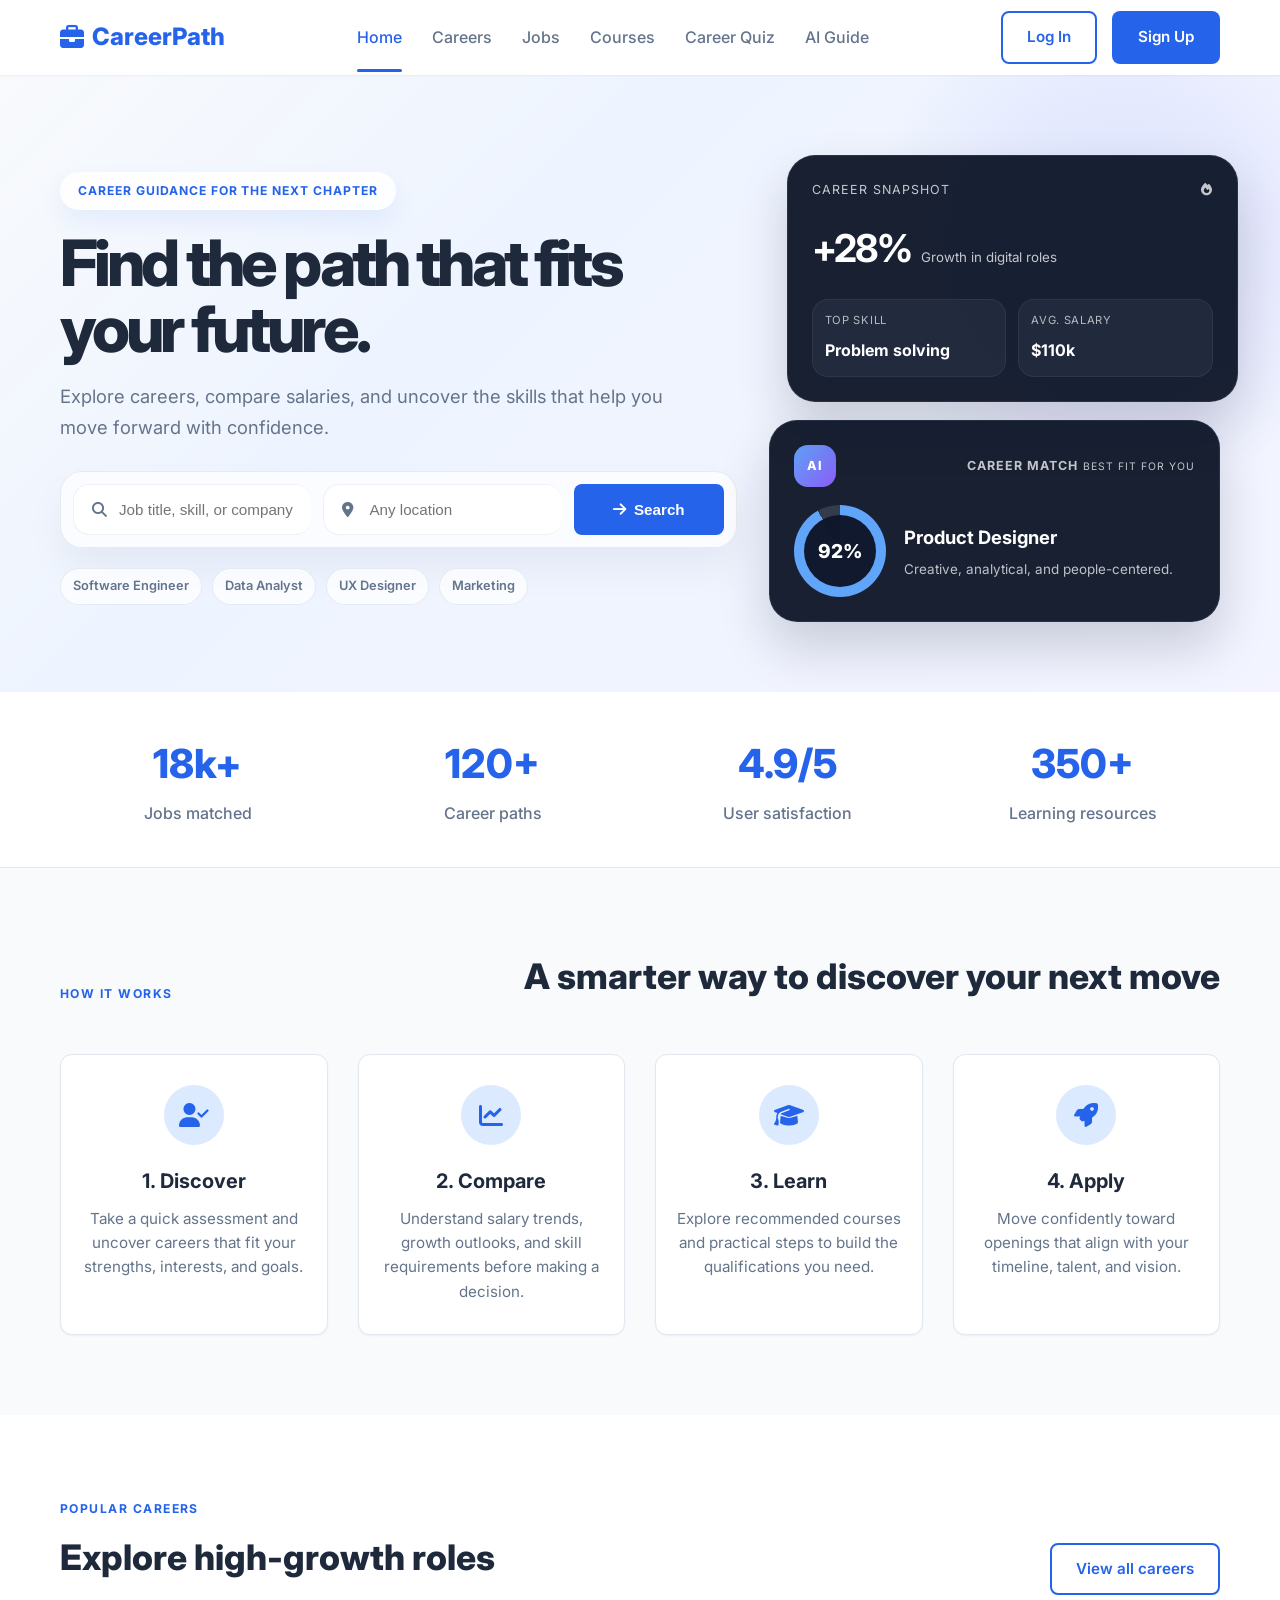
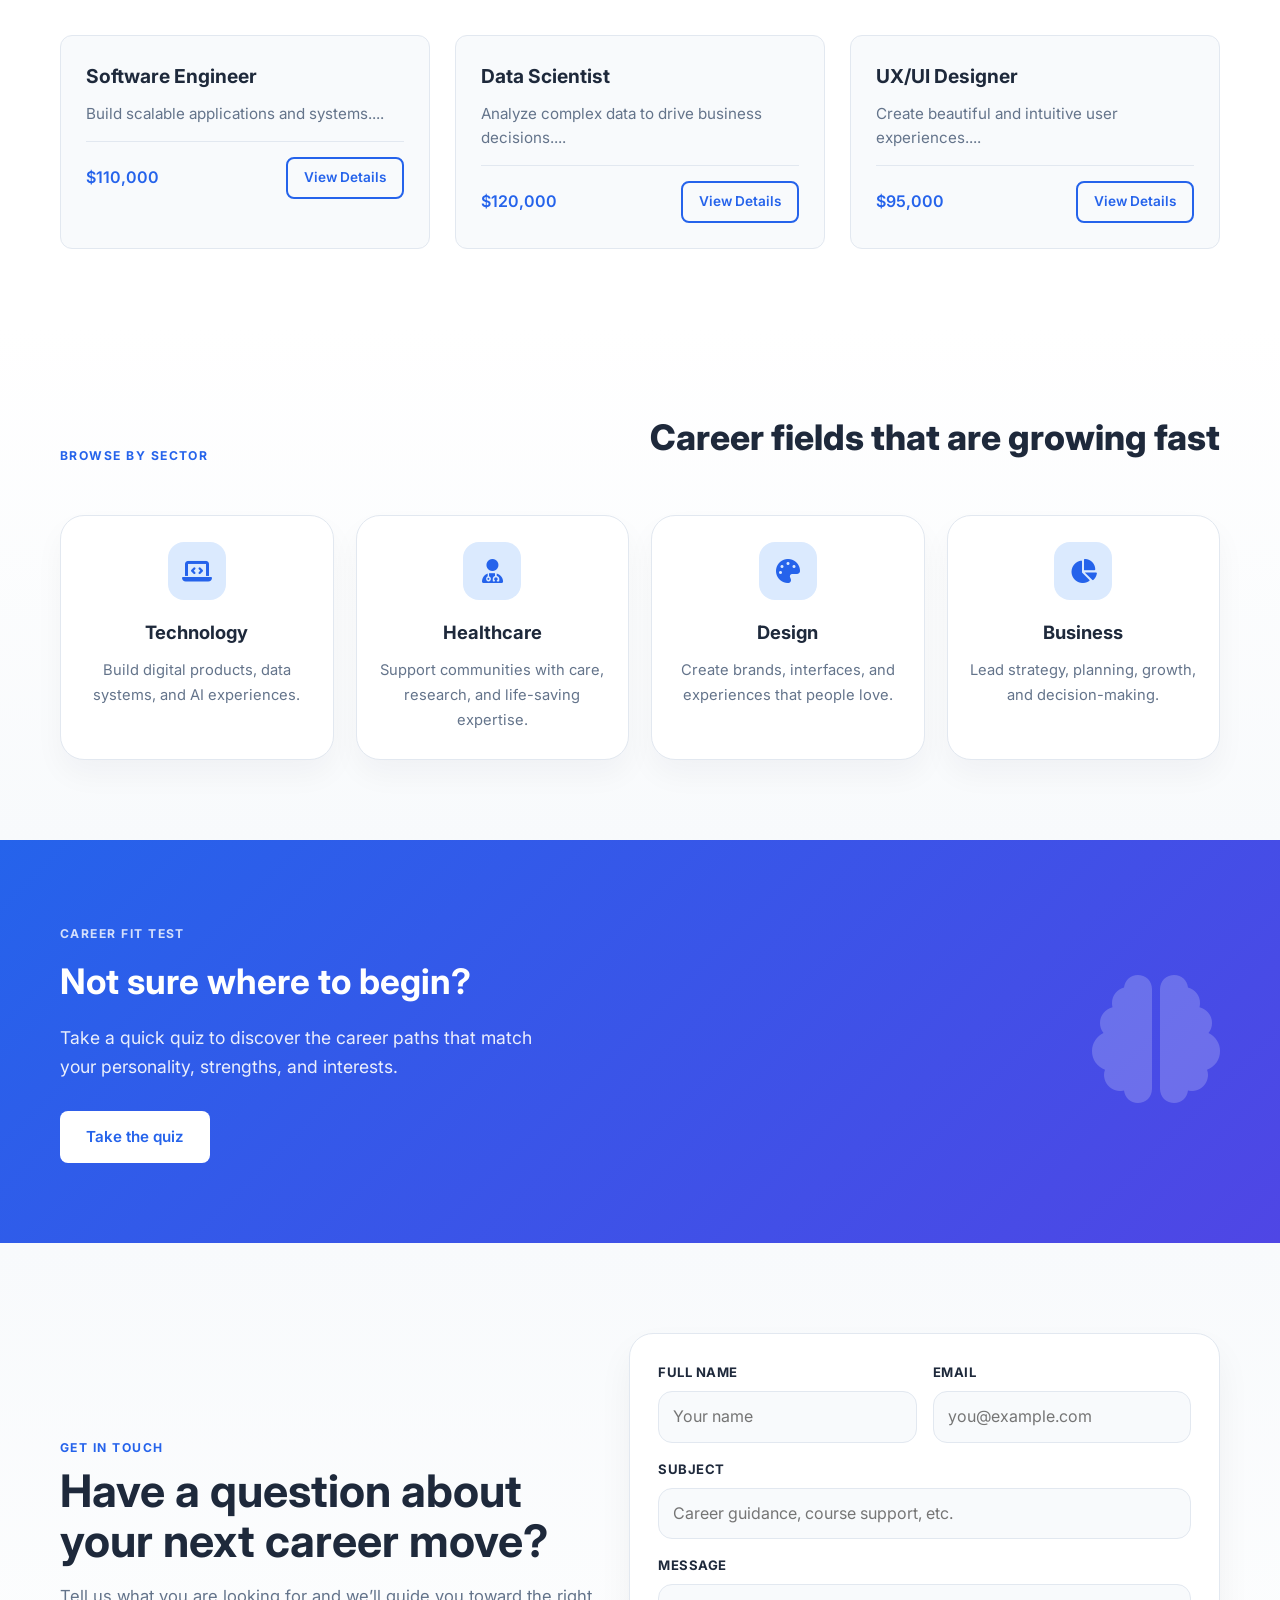
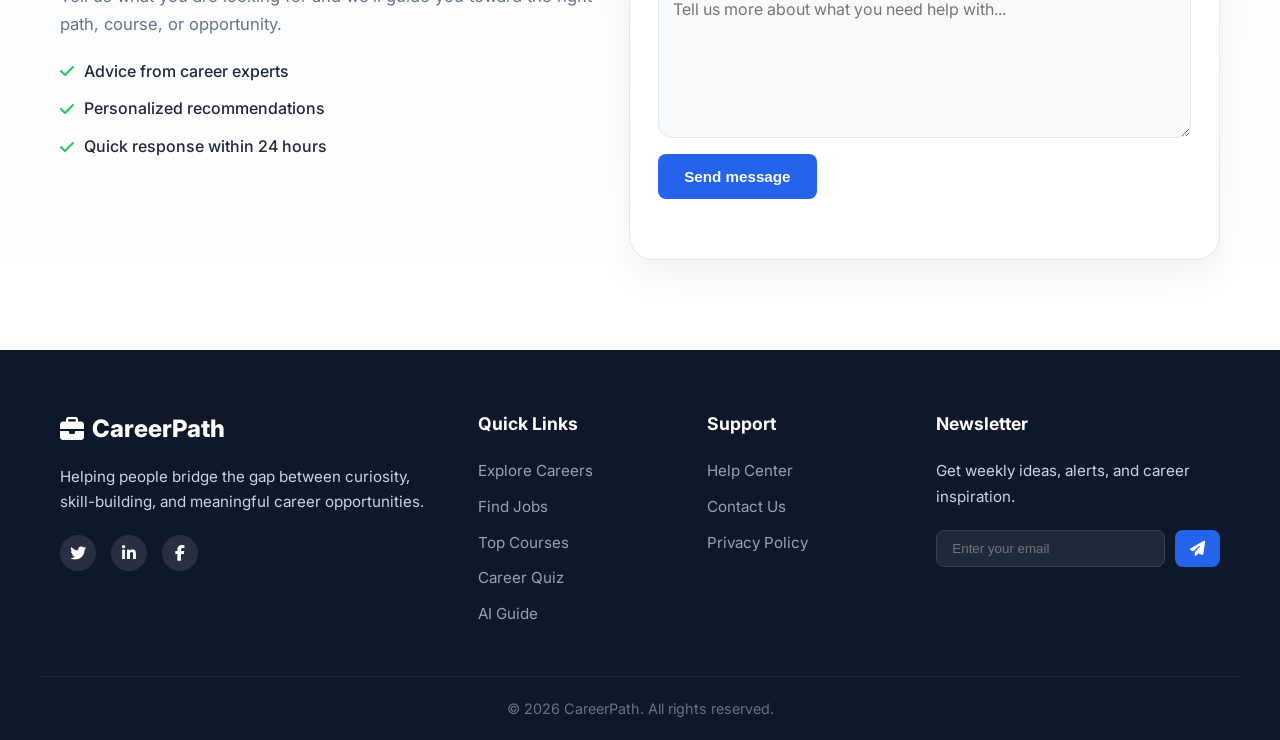
<file: My Career Matters/index.html>
<!DOCTYPE html>
<html lang="en">
<head>
    <meta charset="UTF-8" />
    <meta http-equiv="refresh" content="0; url=frontend/index.html" />
    <title>CareerPath | Find Your Future</title>
</head>
<body>
    <p>Opening CareerPath... <a href="frontend/index.html">Continue to CareerPath</a></p>
</body>
</html>
</file>
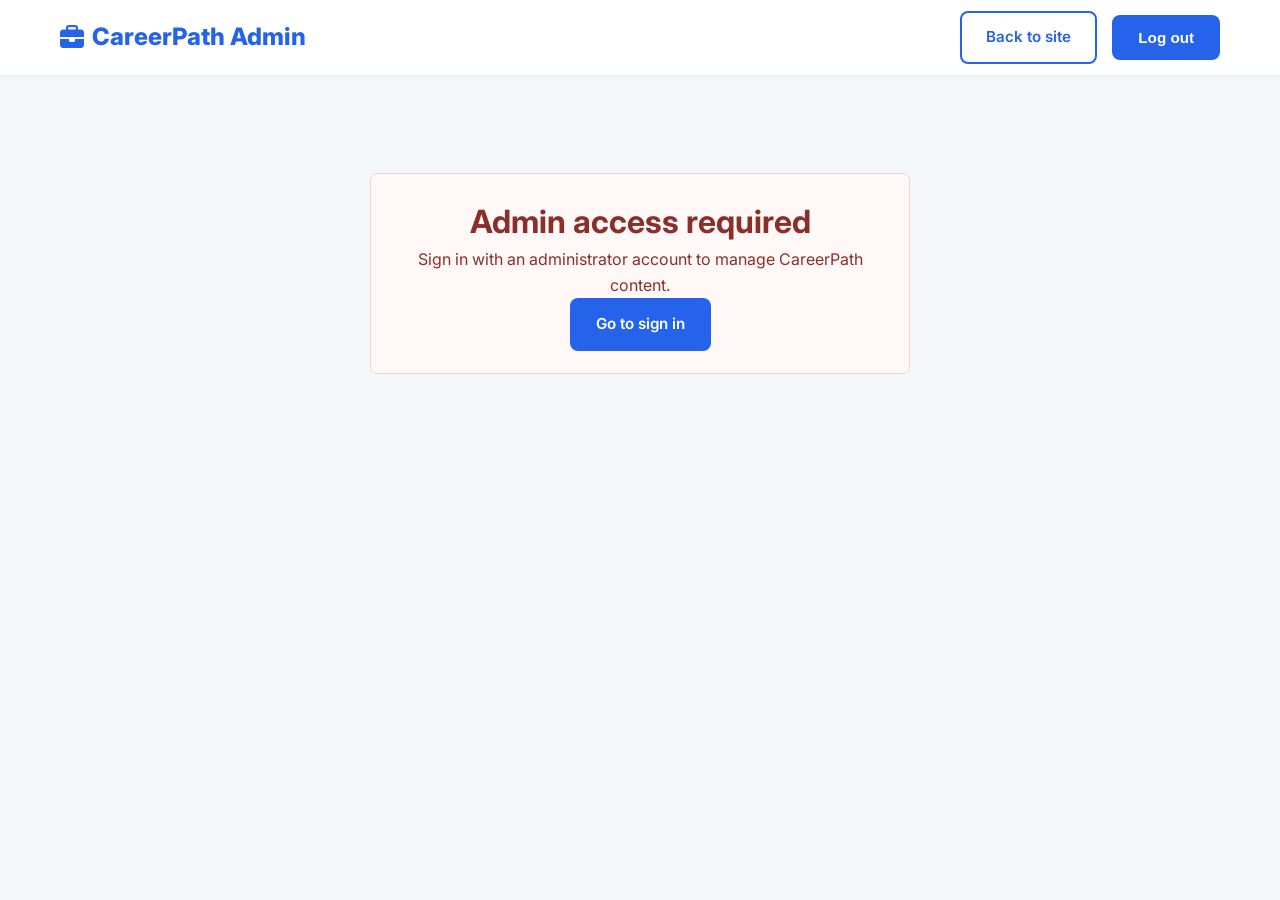
<file: My Career Matters/admin/index.html>
<!DOCTYPE html>
<html lang="en">
<head>
    <meta charset="UTF-8"><meta name="viewport" content="width=device-width, initial-scale=1.0">
    <title>Admin | CareerPath</title>
    <link rel="preconnect" href="https://fonts.googleapis.com"><link href="https://fonts.googleapis.com/css2?family=Inter:wght@400;500;600;700;800&display=swap" rel="stylesheet">
    <link rel="stylesheet" href="https://cdnjs.cloudflare.com/ajax/libs/font-awesome/6.4.0/css/all.min.css"><link rel="stylesheet" href="../css/style.css"><link rel="stylesheet" href="../css/admin.css">
</head>
<body class="admin-page" data-admin-view="overview">
    <header class="header"><nav class="navbar container"><a class="logo" href="index.html"><i class="fas fa-briefcase"></i> CareerPath Admin</a><div class="nav-auth"><a class="btn-outline" href="../frontend/dashboard.html">Back to site</a><form action="../backend/auth/logout.php" method="post"><button class="btn-primary" type="submit">Log out</button></form></div></nav></header>
    <main class="admin-shell">
        <div class="admin-heading"><div><span class="section-kicker">Administration</span><h1>Content overview</h1><p>Manage the career discovery catalogue.</p></div></div>
        <nav class="admin-nav"><a class="active" href="index.html">Overview</a><a href="careers.html">Careers</a><a href="jobs.html">Jobs</a><a href="courses.html">Courses</a></nav>
        <section id="admin-overview" class="admin-stats" aria-live="polite"><div class="admin-stat"><span>Careers</span><strong>--</strong></div><div class="admin-stat"><span>Jobs</span><strong>--</strong></div><div class="admin-stat"><span>Courses</span><strong>--</strong></div></section>
        <p id="admin-status" class="admin-status" role="status" aria-live="polite"></p>
        <section class="admin-panel"><h2>Recent applications</h2><div class="admin-table-wrap"><table class="admin-table"><thead><tr><th>Applicant</th><th>Job</th><th>Contact</th><th>Submitted</th><th>Cover letter</th></tr></thead><tbody id="application-rows"><tr><td colspan="5">Loading applications...</td></tr></tbody></table></div></section>
    </main>
    <script src="../js/admin.js"></script>
</body>
</html>
</file>
<file: My Career Matters/css/style.css>
/* css/style.css */

/* ==================== VARIABLES & RESET ==================== */
:root {
    --primary: #2563eb;
    --primary-dark: #1d4ed8;
    --primary-light: #dbeafe;
    --secondary: #64748b;
    --bg: #f8fafc;
    --text: #1e293b;
    --text-light: #64748b;
    --white: #ffffff;
    --border: #e2e8f0;
    --shadow-sm: 0 1px 2px 0 rgba(0, 0, 0, 0.05);
    --shadow: 0 4px 6px -1px rgba(0, 0, 0, 0.1), 0 2px 4px -1px rgba(0, 0, 0, 0.06);
    --shadow-lg: 0 10px 15px -3px rgba(0, 0, 0, 0.1), 0 4px 6px -2px rgba(0, 0, 0, 0.05);
    --radius: 8px;
    --radius-lg: 12px;
    --transition: all 0.3s ease;
}

* { margin: 0; padding: 0; box-sizing: border-box; }

body {
    font-family: 'Inter', system-ui, -apple-system, sans-serif;
    background-color: var(--bg);
    color: var(--text);
    line-height: 1.6;
    overflow-x: hidden;
}

.container { max-width: 1200px; margin: 0 auto; padding: 0 20px; }
a { text-decoration: none; color: inherit; }
ul { list-style: none; }
img { max-width: 100%; display: block; }

/* ==================== TYPOGRAPHY & BUTTONS ==================== */
.section-title { font-size: 2.2rem; font-weight: 800; margin-bottom: 10px; color: var(--text); }
.section-subtitle { font-size: 1.1rem; color: var(--text-light); margin-bottom: 40px; }
.text-gradient { background: linear-gradient(90deg, var(--primary), #7c3aed); -webkit-background-clip: text; -webkit-text-fill-color: transparent; }

.btn-primary, .btn-secondary, .btn-outline {
    display: inline-flex; align-items: center; gap: 8px;
    padding: 12px 24px; border-radius: var(--radius); font-weight: 600; 
    font-size: 0.95rem; transition: var(--transition); cursor: pointer; border: 2px solid transparent;
}
.btn-primary { background: var(--primary); color: var(--white); }
.btn-primary:hover { background: var(--primary-dark); transform: translateY(-2px); box-shadow: var(--shadow); }
.btn-secondary { background: var(--white); color: var(--text); border-color: var(--border); }
.btn-secondary:hover { border-color: var(--primary); color: var(--primary); }
.btn-outline { background: transparent; color: var(--primary); border-color: var(--primary); }
.btn-outline:hover { background: var(--primary); color: var(--white); }
.btn-large { padding: 16px 32px; font-size: 1.05rem; }

/* ==================== HEADER & NAVBAR ==================== */
.header { background: var(--white); box-shadow: var(--shadow-sm); position: sticky; top: 0; z-index: 1000; }
.navbar { display: flex; justify-content: space-between; align-items: center; height: 75px; }
.logo { font-size: 1.5rem; font-weight: 800; color: var(--primary); display: flex; align-items: center; gap: 8px; }
.nav-links { display: flex; gap: 30px; }
.nav-links a { font-weight: 500; color: var(--text-light); transition: var(--transition); position: relative; }
.nav-links a:hover, .nav-links a.active { color: var(--primary); }
.nav-links a.active::after { content: ''; position: absolute; bottom: -25px; left: 0; width: 100%; height: 3px; background: var(--primary); border-radius: 2px; }
.nav-auth { display: flex; gap: 15px; align-items: center; }
.mobile-toggle { display: none; background: none; border: none; font-size: 1.5rem; cursor: pointer; color: var(--text); }

/* ==================== HERO SECTION ==================== */
.hero { background: linear-gradient(135deg, #f8fafc 0%, #eef4ff 35%, #f3f4ff 100%); padding: 80px 0 70px; position: relative; overflow: hidden; }
.hero-layout {
    display: grid;
    grid-template-columns: 1.2fr 0.8fr;
    align-items: center;
    gap: 32px;
    position: relative;
    z-index: 2;
}
.hero-copy { max-width: 680px; }
.hero-badge { display: inline-block; background: rgba(255,255,255,0.9); color: var(--primary); padding: 9px 18px; border-radius: 50px; font-size: 0.76rem; font-weight: 700; letter-spacing: 0.08em; text-transform: uppercase; margin-bottom: 20px; box-shadow: 0 12px 25px rgba(37,99,235,0.08); }
.hero h1 { font-size: clamp(2.8rem, 5vw, 4.4rem); font-weight: 800; line-height: 1.04; letter-spacing: -0.06em; margin-bottom: 18px; }
.hero-subtitle { font-size: 1.15rem; color: var(--text-light); margin-bottom: 28px; max-width: 610px; line-height: 1.7; }
.hero-search {
    display: flex;
    gap: 12px;
    flex-wrap: wrap;
    margin-bottom: 20px;
    background: rgba(255,255,255,0.7);
    border: 1px solid rgba(148,163,184,0.2);
    box-shadow: 0 20px 38px rgba(15,23,42,0.05);
    border-radius: 22px;
    padding: 12px;
    max-width: 720px;
}
.hero-search .search-field { flex: 1; min-width: 190px; background: #fff; border-radius: 16px; border: 1px solid rgba(148,163,184,0.15); }
.hero-search-btn { min-width: 150px; justify-content: center; }
.hero-tags { display: flex; gap: 10px; flex-wrap: wrap; }
.hero-tags span {
    background: rgba(255,255,255,0.7);
    border: 1px solid rgba(148,163,184,0.2);
    color: var(--text-light);
    font-size: 0.8rem;
    font-weight: 600;
    padding: 7px 12px;
    border-radius: 999px;
}
.hero-visual {
    display: flex;
    flex-direction: column;
    gap: 18px;
    position: relative;
    z-index: 2;
}
.insight-card {
    background: rgba(15,23,42,0.96);
    color: var(--white);
    border-radius: 28px;
    padding: 24px;
    border: 1px solid rgba(148,163,184,0.15);
    box-shadow: 0 25px 50px rgba(15,23,42,0.18);
}
.spotlight-card {
    transform: translateX(18px);
}
.spotlight-header,
.profile-header {
    display: flex;
    align-items: center;
    justify-content: space-between;
    color: rgba(255,255,255,0.75);
    font-size: 0.78rem;
    letter-spacing: 0.08em;
    text-transform: uppercase;
    margin-bottom: 18px;
}
.spotlight-metric {
    display: flex;
    align-items: baseline;
    gap: 10px;
    margin-bottom: 20px;
}
.spotlight-metric strong {
    font-size: 2.4rem;
    color: #fff;
    letter-spacing: -0.05em;
}
.spotlight-metric small { color: rgba(255,255,255,0.75); }
.mini-rows {
    display: grid;
    grid-template-columns: repeat(2, minmax(120px,1fr));
    gap: 12px;
}
.mini-rows div {
    background: rgba(148,163,184,0.08);
    border: 1px solid rgba(148,163,184,0.1);
    border-radius: 16px;
    padding: 12px;
}
.mini-rows span {
    display: block;
    font-size: 0.7rem;
    color: rgba(255,255,255,0.68);
    text-transform: uppercase;
    letter-spacing: 0.06em;
    margin-bottom: 8px;
}
.profile-badge {
    width: 42px;
    height: 42px;
    border-radius: 14px;
    display: grid;
    place-items: center;
    background: linear-gradient(135deg, #60a5fa, #8b5cf6);
    font-weight: 800;
    color: #fff;
}
.score-wrap {
    display: flex;
    align-items: center;
    gap: 18px;
}
.score-ring {
    width: 92px;
    height: 92px;
    border-radius: 50%;
    display: grid;
    place-items: center;
    background: conic-gradient(#60a5fa 0 92%, rgba(255,255,255,0.12) 92% 100%);
    position: relative;
}
.score-ring::before {
    content: "";
    position: absolute;
    inset: 10px;
    background: rgba(15,23,42,0.98);
    border-radius: 50%;
}
.score-ring span {
    position: relative;
    z-index: 1;
    font-weight: 800;
    font-size: 1.2rem;
    color: white;
}
.score-wrap h4 {
    color: white;
    font-size: 1.15rem;
    margin-bottom: 6px;
}
.score-wrap p {
    color: rgba(255,255,255,0.72);
    line-height: 1.5;
    font-size: 0.84rem;
}
.hero-shape { position: absolute; top: -15%; right: -8%; width: 520px; height: 520px; background: radial-gradient(circle, rgba(37,99,235,0.12) 0%, rgba(99,102,241,0.07) 40%, transparent 70%); border-radius: 50%; z-index: 1; }

/* ==================== STATS SECTION ==================== */
.section-kicker {
    display: inline-block;
    font-size: 0.76rem;
    letter-spacing: 0.12em;
    text-transform: uppercase;
    color: var(--primary);
    font-weight: 700;
    margin-bottom: 10px;
}
.section-kicker.light { color: rgba(255,255,255,0.8); }
.center-header { text-align: center; }

.industry-section {
    padding: 80px 0;
    background: linear-gradient(180deg, #ffffff 0%, #f8fafc 100%);
}
.industry-grid {
    display: grid;
    grid-template-columns: repeat(4, minmax(220px, 1fr));
    gap: 22px;
    margin-top: 24px;
}
.industry-card {
    background: var(--white);
    border: 1px solid var(--border);
    border-radius: 24px;
    padding: 26px 20px;
    text-align: center;
    box-shadow: 0 15px 30px rgba(15,23,42,0.04);
    transition: var(--transition);
}
.industry-card:hover {
    transform: translateY(-4px);
    box-shadow: 0 20px 35px rgba(37,99,235,0.08);
    border-color: rgba(37,99,235,0.18);
}
.industry-card i {
    width: 58px;
    height: 58px;
    display: inline-flex;
    align-items: center;
    justify-content: center;
    border-radius: 16px;
    background: var(--primary-light);
    color: var(--primary);
    font-size: 1.5rem;
    margin-bottom: 18px;
}
.industry-card h3 {
    margin-bottom: 10px;
    font-size: 1.15rem;
}
.industry-card p {
    color: var(--text-light);
    line-height: 1.7;
    font-size: 0.92rem;
}

@media (max-width: 992px) {
    .hero-layout { grid-template-columns: 1fr; }
    .hero-copy { max-width: 100%; }
    .spotlight-card { transform: none; }
    .industry-grid { grid-template-columns: repeat(2, minmax(220px, 1fr)); }
}

@media (max-width: 768px) {
    .hero-search { flex-direction: column; }
    .hero-search-btn { width: 100%; }
    .industry-grid { grid-template-columns: 1fr; }
}

/* ==================== STATS SECTION ==================== */
.stats-section { background: var(--white); padding: 40px 0; border-bottom: 1px solid var(--border); }
.stats-grid { display: grid; grid-template-columns: repeat(4, 1fr); gap: 20px; text-align: center; }
.stat-item h3 { font-size: 2.5rem; font-weight: 800; color: var(--primary); margin-bottom: 5px; }
.stat-item p { color: var(--text-light); font-weight: 500; }

/* ==================== HOW IT WORKS ==================== */
.how-it-works { padding: 80px 0; text-align: center; }
.steps-grid { display: grid; grid-template-columns: repeat(4, 1fr); gap: 30px; margin-top: 20px; }
.step-card { background: var(--white); padding: 30px 20px; border-radius: var(--radius-lg); box-shadow: var(--shadow-sm); transition: var(--transition); border: 1px solid var(--border); }
.step-card:hover { transform: translateY(-5px); box-shadow: var(--shadow); border-color: var(--primary-light); }
.step-icon { width: 60px; height: 60px; background: var(--primary-light); color: var(--primary); border-radius: 50%; display: flex; align-items: center; justify-content: center; font-size: 1.5rem; margin: 0 auto 20px; }
.step-card h3 { font-size: 1.25rem; margin-bottom: 10px; }
.step-card p { color: var(--text-light); font-size: 0.95rem; }

/* ==================== POPULAR CAREERS ==================== */
.popular-careers { padding: 80px 0; background: var(--white); }
.section-header { display: flex; justify-content: space-between; align-items: flex-end; margin-bottom: 40px; flex-wrap: wrap; gap: 20px; }
.careers-grid { display: grid; grid-template-columns: repeat(auto-fill, minmax(280px, 1fr)); gap: 25px; }
.card { background: var(--bg); padding: 25px; border-radius: var(--radius-lg); border: 1px solid var(--border); transition: var(--transition); }
.card:hover { transform: translateY(-5px); box-shadow: var(--shadow); border-color: var(--primary-light); }
.card h3 { font-size: 1.2rem; margin-bottom: 10px; color: var(--text); }
.card p { color: var(--text-light); font-size: 0.95rem; margin-bottom: 15px; }
.card-footer { display: flex; justify-content: space-between; align-items: center; margin-top: 15px; padding-top: 15px; border-top: 1px solid var(--border); }
.salary-tag { font-weight: 600; color: var(--primary); }
.loading-state { grid-column: 1 / -1; text-align: center; padding: 40px; color: var(--text-light); font-size: 1.1rem; }

/* ==================== QUIZ CTA ==================== */
.quiz-cta { padding: 80px 0; background: linear-gradient(135deg, var(--primary), #4f46e5); color: var(--white); }
.quiz-cta-content { display: flex; align-items: center; justify-content: space-between; gap: 40px; }
.quiz-text h2 { font-size: 2.2rem; margin-bottom: 15px; color: var(--white); }
.quiz-text p { font-size: 1.1rem; opacity: 0.9; margin-bottom: 30px; max-width: 500px; }
.quiz-cta .btn-primary { background: var(--white); color: var(--primary); }
.quiz-cta .btn-primary:hover { background: #f1f5f9; }
.quiz-image { font-size: 8rem; opacity: 0.2; }

/* ==================== FOOTER ==================== */
.footer { background: #0f172a; color: #cbd5e1; padding: 60px 0 0; }
.footer-grid { display: grid; grid-template-columns: 2fr 1fr 1fr 1.5fr; gap: 40px; }
.footer-logo { color: var(--white); margin-bottom: 15px; }
.footer-col p { font-size: 0.95rem; line-height: 1.7; margin-bottom: 20px; }
.footer-col h4 { color: var(--white); font-size: 1.1rem; margin-bottom: 20px; }
.footer-col ul li { margin-bottom: 10px; }
.footer-col ul li a { color: #94a3b8; transition: var(--transition); font-size: 0.95rem; }
.footer-col ul li a:hover { color: var(--white); padding-left: 5px; }
.social-links { display: flex; gap: 15px; }
.social-links a { width: 36px; height: 36px; background: rgba(255,255,255,0.1); border-radius: 50%; display: flex; align-items: center; justify-content: center; color: var(--white); transition: var(--transition); }
.social-links a:hover { background: var(--primary); }
.newsletter-form { display: flex; gap: 10px; }
.newsletter-form input { flex: 1; padding: 10px 15px; border-radius: var(--radius); border: 1px solid #334155; background: #1e293b; color: var(--white); outline: none; }
.newsletter-form button { padding: 10px 15px; border-radius: var(--radius); border: none; }
.footer-bottom { text-align: center; padding: 20px 0; margin-top: 40px; border-top: 1px solid #1e293b; font-size: 0.9rem; color: #64748b; }

/* ==================== CONTACT FORM ==================== */
.contact-section {
    padding: 90px 0;
    background: linear-gradient(180deg, #f8fafc 0%, #ffffff 100%);
}
.contact-layout {
    display: grid;
    grid-template-columns: 1fr 1.1fr;
    gap: 32px;
    align-items: center;
}
.contact-copy h2 {
    font-size: clamp(2rem, 4vw, 2.8rem);
    line-height: 1.1;
    margin-bottom: 16px;
}
.contact-copy p {
    font-size: 1.04rem;
    color: var(--text-light);
    margin-bottom: 20px;
    line-height: 1.7;
}
.contact-points {
    display: grid;
    gap: 12px;
    color: var(--text);
    font-weight: 500;
}
.contact-points li {
    display: flex;
    align-items: center;
    gap: 10px;
}
.contact-points i {
    color: #22c55e;
}
.contact-form {
    background: var(--white);
    border: 1px solid var(--border);
    border-radius: 24px;
    padding: 28px;
    box-shadow: 0 18px 35px rgba(15,23,42,0.05);
}
.form-row.two-col {
    display: grid;
    grid-template-columns: repeat(2, minmax(0, 1fr));
    gap: 16px;
}
.field {
    display: flex;
    flex-direction: column;
    gap: 8px;
    margin-bottom: 16px;
}
.field label {
    font-size: 0.82rem;
    font-weight: 700;
    color: var(--text);
    letter-spacing: 0.04em;
    text-transform: uppercase;
}
.field input,
.field textarea {
    width: 100%;
    border: 1px solid var(--border);
    border-radius: 14px;
    padding: 12px 14px;
    font: inherit;
    background: #f8fafc;
    color: var(--text);
    transition: var(--transition);
}
.field input:focus,
.field textarea:focus {
    outline: none;
    border-color: rgba(37,99,235,0.5);
    box-shadow: 0 0 0 4px rgba(37,99,235,0.08);
    background: #fff;
}
.form-status {
    min-height: 20px;
    margin-top: 12px;
    font-size: 0.9rem;
    font-weight: 600;
}
.form-status.success { color: #15803d; }
.form-status.error { color: #b91c1c; }

/* ==================== RESPONSIVE DESIGN ==================== */
@media (max-width: 992px) {
    .hero h1 { font-size: 2.5rem; }
    .stats-grid, .steps-grid { grid-template-columns: repeat(2, 1fr); }
    .footer-grid { grid-template-columns: repeat(2, 1fr); }
    .quiz-cta-content { flex-direction: column; text-align: center; }
    .quiz-image { display: none; }
}

@media (max-width: 768px) {
    .nav-links, .nav-auth { display: none; } /* Hide on mobile for simplicity, or add JS toggle */
    .mobile-toggle { display: block; }
    .hero h1 { font-size: 2rem; }
    .section-title { font-size: 1.8rem; }
    .stats-grid { grid-template-columns: repeat(2, 1fr); gap: 30px; }
    .stat-item h3 { font-size: 2rem; }
    .footer-grid { grid-template-columns: 1fr; text-align: center; }
    .social-links { justify-content: center; }
    .newsletter-form { flex-direction: column; }
}
/* ==================== PAGE HEADER & SEARCH ==================== */
.page-header {
    background: linear-gradient(135deg, #f8fafc 0%, #e0e7ff 100%);
    padding: 60px 0 40px;
    text-align: center;
    border-bottom: 1px solid var(--border);
}
.page-header h1 {
    font-size: 2.5rem;
    font-weight: 800;
    margin-bottom: 10px;
}
.page-header p {
    font-size: 1.1rem;
    color: var(--text-light);
    margin-bottom: 30px;
}

/* Search Bar */
.search-bar-container {
    max-width: 600px;
    margin: 0 auto 30px;
    position: relative;
}
.search-icon {
    position: absolute;
    left: 20px;
    top: 50%;
    transform: translateY(-50%);
    color: var(--secondary);
    font-size: 1.1rem;
}
.search-input {
    width: 100%;
    padding: 16px 20px 16px 50px;
    font-size: 1rem;
    border: 2px solid var(--border);
    border-radius: 50px;
    background: var(--white);
    outline: none;
    transition: var(--transition);
    box-shadow: var(--shadow-sm);
}
.search-input:focus {
    border-color: var(--primary);
    box-shadow: 0 0 0 4px rgba(37, 99, 235, 0.1);
}

/* Filter Tags */
.filter-tags {
    display: flex;
    justify-content: center;
    flex-wrap: wrap;
    gap: 10px;
}
.filter-tag {
    padding: 8px 20px;
    border-radius: 50px;
    border: 1px solid var(--border);
    background: var(--white);
    color: var(--text-light);
    font-weight: 500;
    font-size: 0.9rem;
    cursor: pointer;
    transition: var(--transition);
}
.filter-tag:hover {
    border-color: var(--primary);
    color: var(--primary);
}
.filter-tag.active {
    background: var(--primary);
    color: var(--white);
    border-color: var(--primary);
}

/* Careers List Section */
.careers-list-section {
    padding: 50px 0 80px;
}
.results-header {
    margin-bottom: 20px;
    font-weight: 600;
    color: var(--text-light);
}

/* Empty State */
.empty-state {
    text-align: center;
    padding: 60px 20px;
    color: var(--text-light);
}
.empty-state i {
    font-size: 3rem;
    margin-bottom: 20px;
    opacity: 0.5;
}
.empty-state h3 {
    font-size: 1.5rem;
    color: var(--text);
    margin-bottom: 10px;
}

/* ==================== CAREERS LIST ENHANCEMENTS ==================== */
.career-list-card {
    padding: 24px;
}
.career-card-top {
    display: flex;
    justify-content: space-between;
    align-items: flex-start;
    gap: 10px;
    margin-bottom: 12px;
}
.career-tag {
    display: inline-block;
    background: var(--primary-light);
    color: var(--primary);
    border-radius: 999px;
    padding: 6px 12px;
    font-size: 0.74rem;
    font-weight: 700;
    letter-spacing: 0.04em;
    text-transform: uppercase;
    margin-bottom: 8px;
}
.career-points {
    display: grid;
    gap: 8px;
    margin: 18px 0 12px;
    color: var(--text-light);
    font-size: 0.88rem;
}
.career-points li {
    display: flex;
    align-items: center;
    gap: 8px;
}
.career-points i {
    color: #22c55e;
    font-size: 0.75rem;
}
.text-muted {
    color: var(--text-light);
}

/* ==================== COURSE PAGE ==================== */
.course-header {
    background: linear-gradient(135deg, #eef2ff 0%, #f8fafc 100%);
}
.course-section {
    padding-top: 70px;
}
.course-grid {
    display: grid;
    grid-template-columns: repeat(3, minmax(260px, 1fr));
    gap: 24px;
}
.course-card {
    background: var(--white);
    border: 1px solid var(--border);
    border-radius: 24px;
    overflow: hidden;
    box-shadow: 0 12px 30px rgba(15,23,42,0.04);
    transition: var(--transition);
}
.course-card:hover {
    transform: translateY(-4px);
    box-shadow: 0 18px 32px rgba(37,99,235,0.08);
    border-color: rgba(37,99,235,0.18);
}
.course-thumb {
    height: 120px;
    display: flex;
    align-items: center;
    justify-content: center;
    font-size: 2rem;
    color: var(--white);
}
.course-thumb.blue { background: linear-gradient(135deg, #2563eb, #60a5fa); }
.course-thumb.purple { background: linear-gradient(135deg, #7c3aed, #a78bfa); }
.course-thumb.orange { background: linear-gradient(135deg, #f59e0b, #fbbf24); }
.course-thumb.green { background: linear-gradient(135deg, #16a34a, #4ade80); }
.course-thumb.red { background: linear-gradient(135deg, #ef4444, #f87171); }
.course-thumb.teal { background: linear-gradient(135deg, #0f766e, #2dd4bf); }
.course-body {
    padding: 20px;
}
.course-tag {
    display: inline-block;
    background: #eff6ff;
    color: var(--primary);
    border-radius: 999px;
    padding: 6px 10px;
    font-size: 0.72rem;
    font-weight: 700;
    margin-bottom: 12px;
}
.course-body h3 {
    margin-bottom: 8px;
    font-size: 1.2rem;
}
.course-body p {
    color: var(--text-light);
    line-height: 1.7;
    margin-bottom: 16px;
}
.course-meta {
    display: flex;
    justify-content: space-between;
    gap: 12px;
    font-size: 0.8rem;
    color: var(--text-light);
    margin-bottom: 16px;
}
.course-meta span {
    display: inline-flex;
    align-items: center;
    gap: 6px;
}
.course-footer {
    display: flex;
    justify-content: space-between;
    align-items: center;
    padding-top: 16px;
    border-top: 1px solid var(--border);
}
.course-footer strong {
    color: var(--primary);
    font-size: 1.15rem;
}
.course-actions {
    display: flex;
    flex-wrap: wrap;
    justify-content: flex-end;
    gap: 8px;
}
.course-actions .btn-primary, .course-actions .btn-secondary {
    justify-content: center;
    padding: 9px 11px;
    font-size: 0.8rem;
}
.course-result-count { margin: 0; color: var(--text-light); font-size: .88rem; }

/* ==================== DASHBOARD ==================== */
.dashboard-page {
    padding: 40px 0 80px;
}
.dashboard-hero {
    background: linear-gradient(135deg, #f8fafc 0%, #e0e7ff 100%);
    padding: 52px 0 34px;
    border-bottom: 1px solid var(--border);
}
.dashboard-hero-inner {
    display: flex;
    justify-content: space-between;
    align-items: end;
    gap: 20px;
}
.dashboard-hero h1 {
    font-size: clamp(2.2rem, 4vw, 3.2rem);
    margin-bottom: 12px;
    letter-spacing: -0.05em;
}
.dashboard-hero p {
    max-width: 650px;
    color: var(--text-light);
    font-size: 1.04rem;
}
.dashboard-actions {
    display: flex;
    gap: 12px;
    flex-wrap: wrap;
}
.dashboard-main {
    padding-top: 30px;
}
.dashboard-stats {
    margin-bottom: 26px;
}
.dashboard-stat-card {
    background: var(--white);
    border: 1px solid var(--border);
    border-radius: 22px;
    padding: 24px 18px;
    box-shadow: 0 10px 24px rgba(15,23,42,0.03);
}
.stat-label {
    display: inline-block;
    color: var(--text-light);
    font-size: 0.78rem;
    font-weight: 700;
    letter-spacing: 0.08em;
    text-transform: uppercase;
    margin-bottom: 12px;
}
.dashboard-grid {
    display: grid;
    grid-template-columns: 1.4fr 1fr;
    gap: 24px;
    margin-bottom: 24px;
}
.panel-card {
    background: var(--white);
    border: 1px solid var(--border);
    border-radius: 22px;
    padding: 26px;
    box-shadow: 0 12px 24px rgba(15,23,42,0.04);
}
.panel-header {
    display: flex;
    align-items: center;
    justify-content: space-between;
    gap: 12px;
    margin-bottom: 22px;
}
.panel-header h3 {
    font-size: 1.2rem;
}
.panel-header a {
    color: var(--primary);
    font-weight: 700;
    font-size: 0.9rem;
}
.recommendation-list,
.saved-list,
.timeline {
    display: grid;
    gap: 18px;
}
.recommendation-item,
.saved-item {
    display: flex;
    justify-content: space-between;
    align-items: center;
    gap: 12px;
    padding: 16px 18px;
    background: linear-gradient(180deg, #f8fafc, #ffffff);
    border: 1px solid var(--border);
    border-radius: 16px;
}
.recommendation-item strong,
.saved-item strong {
    display: block;
    margin-bottom: 5px;
}
.recommendation-item p,
.saved-item span {
    color: var(--text-light);
    font-size: 0.82rem;
}
.score-pill {
    display: inline-flex;
    align-items: center;
    justify-content: center;
    min-width: 54px;
    background: var(--primary-light);
    color: var(--primary);
    border-radius: 999px;
    padding: 8px 12px;
    font-size: 0.8rem;
    font-weight: 800;
}
.saved-item {
    display: grid;
    gap: 6px;
    align-items: start;
}
.saved-company {
    color: var(--primary);
    font-weight: 700;
    font-size: 0.8rem;
    letter-spacing: 0.04em;
    text-transform: uppercase;
}
.timeline {
    list-style: none;
}
.timeline li {
    display: flex;
    gap: 12px;
    align-items: flex-start;
    padding: 14px 0;
    border-bottom: 1px solid var(--border);
}
.timeline li:last-child {
    border-bottom: none;
}
.time-dot {
    width: 12px;
    height: 12px;
    border-radius: 50%;
    background: #e2e8f0;
    margin-top: 6px;
    flex-shrink: 0;
}
.time-dot.active {
    background: var(--primary);
    box-shadow: 0 0 0 5px rgba(37,99,235,0.12);
}
.timeline strong {
    display: block;
    margin-bottom: 5px;
}
.timeline p {
    color: var(--text-light);
    font-size: 0.84rem;
}
.insight-boxes {
    display: grid;
    grid-template-columns: repeat(2, minmax(120px, 1fr));
    gap: 16px;
}
.insight-box {
    background: linear-gradient(180deg, #f8fafc, #ffffff);
    border: 1px solid var(--border);
    border-radius: 18px;
    padding: 18px 16px;
}
.insight-label {
    display: block;
    font-size: 0.75rem;
    letter-spacing: 0.08em;
    text-transform: uppercase;
    color: var(--text-light);
    margin-bottom: 12px;
}
.insight-box strong {
    display: block;
    font-size: 1.6rem;
    margin-bottom: 6px;
}
.insight-box small {
    color: var(--text-light);
}

@media (max-width: 992px) {
    .course-grid {
        grid-template-columns: repeat(2, minmax(220px, 1fr));
    }
    .dashboard-grid {
        grid-template-columns: 1fr;
    }
    .dashboard-hero-inner {
        flex-direction: column;
        align-items: flex-start;
    }
}

@media (max-width: 768px) {
    .course-grid {
        grid-template-columns: 1fr;
    }
    .insight-boxes {
        grid-template-columns: 1fr;
    }
}
.breadcrumbs {
    padding: 20px 20px 0;
    font-size: 0.9rem;
    color: var(--text-light);
}
.breadcrumbs a { color: var(--text-light); text-decoration: none; transition: var(--transition); }
.breadcrumbs a:hover { color: var(--primary); }
.breadcrumbs i { font-size: 0.7rem; margin: 0 8px; vertical-align: middle; }
.breadcrumbs span { color: var(--text); font-weight: 500; }

/* Details Header */
.details-header {
    position: relative;
    background: linear-gradient(135deg, rgba(37,99,235,0.08), rgba(99,102,241,0.12), rgba(255,255,255,0.96));
    border-bottom: 1px solid var(--border);
    padding: 40px 0 50px;
}
.details-header-content {
    display: grid;
    grid-template-columns: 1.6fr 0.9fr;
    align-items: center;
    gap: 28px;
}
.details-copy {
    padding-right: 10px;
}
.category-badge {
    display: inline-flex;
    align-items: center;
    background: var(--primary-light);
    color: var(--primary);
    padding: 7px 14px;
    border-radius: 50px;
    font-size: 0.76rem;
    font-weight: 700;
    letter-spacing: 0.08em;
    text-transform: uppercase;
    margin-bottom: 14px;
    box-shadow: inset 0 0 0 1px rgba(37,99,235,0.08);
}
.details-header h1 {
    font-size: clamp(2.2rem, 4vw, 3.2rem);
    line-height: 1.08;
    font-weight: 800;
    margin-bottom: 12px;
    letter-spacing: -0.04em;
    color: var(--text);
}
.details-intro {
    max-width: 620px;
    margin-bottom: 20px;
    color: var(--text-light);
    font-size: 1.02rem;
    line-height: 1.7;
}
.details-meta {
    display: flex;
    flex-wrap: wrap;
    gap: 18px;
    color: var(--text-light);
    font-size: 0.96rem;
}
.meta-item {
    display: inline-flex;
    align-items: center;
    gap: 8px;
    padding: 10px 14px;
    background: rgba(255,255,255,0.7);
    border: 1px solid rgba(148,163,184,0.2);
    border-radius: 999px;
    backdrop-filter: blur(2px);
}
.meta-item i { color: var(--primary); }
.details-actions {
    display: flex;
    gap: 12px;
    justify-self: end;
    align-self: center;
}
.career-summary-card {
    background: rgba(15,23,42,0.97);
    color: var(--white);
    border: 1px solid rgba(148,163,184,0.18);
    border-radius: 24px;
    padding: 22px;
    box-shadow: 0 20px 45px rgba(15,23,42,0.15);
}
.summary-card-header {
    display: flex;
    justify-content: space-between;
    align-items: center;
    margin-bottom: 18px;
    font-size: 0.8rem;
    letter-spacing: 0.08em;
    text-transform: uppercase;
    color: rgba(255,255,255,0.7);
}
.summary-card-header i {
    font-size: 1.1rem;
    color: #c7d2fe;
}
.summary-grid {
    display: grid;
    grid-template-columns: repeat(2, minmax(120px, 1fr));
    gap: 14px;
}
.summary-item {
    background: rgba(148,163,184,0.08);
    border: 1px solid rgba(148,163,184,0.14);
    border-radius: 16px;
    padding: 14px 12px;
}
.summary-item small {
    display: block;
    margin-bottom: 6px;
    color: rgba(255,255,255,0.62);
    font-size: 0.72rem;
    letter-spacing: 0.04em;
    text-transform: uppercase;
}
.summary-item strong {
    font-size: 1rem;
    font-weight: 700;
}

/* Details Grid Layout */
.details-content { padding: 52px 0 80px; }
.details-grid {
    display: grid;
    grid-template-columns: 2fr 1fr;
    gap: 40px;
}

/* Info Blocks */
.info-block {
    background: rgba(255,255,255,0.9);
    padding: 32px;
    border-radius: 24px;
    border: 1px solid var(--border);
    margin-bottom: 30px;
    box-shadow: 0 15px 30px rgba(15,23,42,0.04);
}
.info-block h2 {
    text-align: left;
    font-size: 1.45rem;
    margin-bottom: 20px;
    display: flex;
    align-items: center;
    gap: 10px;
}
.info-block h2 i { color: var(--primary); font-size: 1.15rem; }
.description-text {
    font-size: 1.04rem;
    line-height: 1.9;
    color: var(--text);
    white-space: pre-line;
}

/* Skills Tags */
.skills-container { display: flex; flex-wrap: wrap; gap: 10px; }
.skill-tag {
    background: linear-gradient(180deg, #ffffff, #f8fafc);
    border: 1px solid var(--border);
    padding: 9px 16px;
    border-radius: 50px;
    font-size: 0.88rem;
    font-weight: 600;
    color: var(--text);
    transition: var(--transition);
    box-shadow: 0 4px 10px rgba(15,23,42,0.02);
}
.skill-tag:hover { border-color: var(--primary); color: var(--primary); background: var(--primary-light); transform: translateY(-1px); }

/* Sidebar */
.details-sidebar { position: sticky; top: 100px; align-self: start; }
.sidebar-block {
    background: rgba(255,255,255,0.9);
    padding: 26px;
    border-radius: 22px;
    border: 1px solid var(--border);
    margin-bottom: 25px;
    box-shadow: 0 12px 30px rgba(15,23,42,0.04);
}
.sidebar-block h3 {
    font-size: 1.15rem;
    margin-bottom: 18px;
    display: flex;
    align-items: center;
    gap: 10px;
    color: var(--text);
}
.sidebar-block h3 i { color: var(--primary); }

/* Mini List (Jobs/Courses in sidebar) */
.mini-list { display: flex; flex-direction: column; gap: 14px; }
.mini-card {
    display: block;
    padding: 16px 14px;
    background: linear-gradient(180deg, #f8fafc, #ffffff);
    border-radius: 16px;
    border: 1px solid var(--border);
    transition: var(--transition);
    box-shadow: 0 8px 18px rgba(15,23,42,0.02);
}
.mini-card:hover { border-color: rgba(37,99,235,0.25); transform: translateX(4px); box-shadow: 0 12px 22px rgba(37,99,235,0.08); }
.mini-card h4 { font-size: 1rem; margin-bottom: 5px; color: var(--text); }
.mini-card p { font-size: 0.85rem; color: var(--text-light); margin-bottom: 8px; }
.mini-card-meta { font-size: 0.8rem; font-weight: 700; color: var(--primary); }

.view-all-link {
    display: inline-flex;
    align-items: center;
    justify-content: center;
    width: 100%;
    margin-top: 18px;
    padding-top: 15px;
    border-top: 1px solid var(--border);
    color: var(--primary);
    font-weight: 700;
    font-size: 0.9rem;
    transition: var(--transition);
}
.view-all-link i { margin-left: 5px; transition: var(--transition); }
.view-all-link:hover i { margin-left: 10px; }

.loading-text { text-align: center; color: var(--text-light); font-style: italic; }

/* Responsive Details Page */
@media (max-width: 992px) {
    .details-header-content { grid-template-columns: 1fr; }
    .details-actions { justify-self: start; }
    .details-grid { grid-template-columns: 1fr; }
    .details-sidebar { position: static; }
    .details-header h1 { font-size: 2rem; }
}
@media (max-width: 768px) {
    .details-header { padding-top: 28px; }
    .details-header-content { flex-direction: column; }
    .details-actions { width: 100%; display: grid; grid-template-columns: 1fr 1fr; }
    .details-actions .btn-primary, .details-actions .btn-secondary { flex: 1; text-align: center; justify-content: center; }
    .summary-grid { grid-template-columns: 1fr 1fr; }
    .info-block { padding: 22px 20px; }
}
/* ==================== QUIZ PAGE ==================== */
.quiz-page { padding: 40px 0 80px; min-height: 70vh; }
.quiz-screen { display: none; animation: fadeIn 0.4s ease; }
.quiz-screen.active { display: block; }

@keyframes fadeIn {
    from { opacity: 0; transform: translateY(10px); }
    to { opacity: 1; transform: translateY(0); }
}

/* Intro Screen */
.quiz-intro-card {
    max-width: 650px;
    margin: 40px auto;
    text-align: center;
    background: var(--white);
    padding: 60px 40px;
    border-radius: var(--radius-lg);
    box-shadow: var(--shadow-lg);
    border: 1px solid var(--border);
}
.quiz-intro-icon {
    width: 90px; height: 90px;
    background: linear-gradient(135deg, var(--primary), #7c3aed);
    color: var(--white);
    border-radius: 50%;
    display: flex; align-items: center; justify-content: center;
    font-size: 2.5rem;
    margin: 0 auto 25px;
    box-shadow: 0 10px 25px rgba(37, 99, 235, 0.3);
}
.quiz-intro-card h1 {
    font-size: 2.5rem; font-weight: 800; margin-bottom: 15px;
}
.quiz-intro-subtitle {
    font-size: 1.15rem; color: var(--text-light); margin-bottom: 30px; line-height: 1.7;
}
.quiz-features {
    display: flex; justify-content: center; gap: 30px; margin-bottom: 35px; flex-wrap: wrap;
}
.quiz-feature {
    display: flex; align-items: center; gap: 8px; color: var(--text); font-weight: 500;
}
.quiz-feature i { color: var(--primary); font-size: 1.1rem; }
.quiz-disclaimer {
    margin-top: 20px; font-size: 0.85rem; color: var(--text-light);
}

/* Progress Bar */
.quiz-progress-container { max-width: 700px; margin: 0 auto 30px; }
.quiz-progress-info {
    display: flex; justify-content: space-between; margin-bottom: 8px;
    font-size: 0.9rem; font-weight: 600; color: var(--text-light);
}
.quiz-progress-bar {
    width: 100%; height: 8px; background: var(--border); border-radius: 50px; overflow: hidden;
}
.quiz-progress-fill {
    height: 100%; width: 0%;
    background: linear-gradient(90deg, var(--primary), #7c3aed);
    border-radius: 50px;
    transition: width 0.4s ease;
}

/* Question Card */
.quiz-question-card {
    max-width: 700px; margin: 0 auto;
    background: var(--white);
    padding: 40px;
    border-radius: var(--radius-lg);
    box-shadow: var(--shadow);
    border: 1px solid var(--border);
}
.question-text {
    font-size: 1.5rem; font-weight: 700; margin-bottom: 30px; text-align: left; line-height: 1.4;
}
.options-container { display: flex; flex-direction: column; gap: 12px; margin-bottom: 30px; }
.option-btn {
    display: flex; align-items: center; gap: 15px;
    width: 100%;
    padding: 18px 20px;
    background: var(--bg);
    border: 2px solid var(--border);
    border-radius: var(--radius);
    text-align: left;
    font-size: 1rem;
    font-weight: 500;
    color: var(--text);
    cursor: pointer;
    transition: var(--transition);
}
.option-btn:hover {
    border-color: var(--primary-light); background: var(--primary-light);
}
.option-btn.selected {
    border-color: var(--primary); background: var(--primary-light); color: var(--primary);
}
.option-letter {
    width: 32px; height: 32px;
    background: var(--white);
    border: 2px solid var(--border);
    border-radius: 50%;
    display: flex; align-items: center; justify-content: center;
    font-weight: 700;
    font-size: 0.9rem;
    flex-shrink: 0;
    transition: var(--transition);
}
.option-btn.selected .option-letter {
    background: var(--primary); color: var(--white); border-color: var(--primary);
}

.quiz-nav-buttons { display: flex; justify-content: space-between; gap: 15px; }
.quiz-nav-buttons button:disabled { opacity: 0.5; cursor: not-allowed; }

/* Results Screen */
.quiz-results-header {
    text-align: center; max-width: 600px; margin: 0 auto 40px;
}
.results-icon {
    width: 80px; height: 80px;
    background: linear-gradient(135deg, #fbbf24, #f59e0b);
    color: var(--white);
    border-radius: 50%;
    display: flex; align-items: center; justify-content: center;
    font-size: 2.2rem;
    margin: 0 auto 20px;
    box-shadow: 0 10px 25px rgba(245, 158, 11, 0.3);
}
.quiz-results-header h1 { font-size: 2.5rem; margin-bottom: 10px; }
.quiz-results-header p { font-size: 1.1rem; color: var(--text-light); }

.results-grid {
    display: grid;
    grid-template-columns: repeat(auto-fit, minmax(280px, 1fr));
    gap: 25px;
    max-width: 1000px;
    margin: 0 auto 40px;
}
.result-card {
    background: var(--white);
    padding: 30px;
    border-radius: var(--radius-lg);
    border: 1px solid var(--border);
    box-shadow: var(--shadow-sm);
    transition: var(--transition);
    position: relative;
    overflow: hidden;
}
.result-card:hover { transform: translateY(-5px); box-shadow: var(--shadow-lg); }
.result-card::before {
    content: ''; position: absolute; top: 0; left: 0; right: 0; height: 4px;
    background: linear-gradient(90deg, var(--primary), #7c3aed);
}
.result-rank {
    position: absolute; top: 15px; right: 15px;
    background: var(--primary-light); color: var(--primary);
    width: 36px; height: 36px; border-radius: 50%;
    display: flex; align-items: center; justify-content: center;
    font-weight: 800; font-size: 0.9rem;
}
.result-card h3 { font-size: 1.4rem; margin-bottom: 10px; padding-right: 40px; }
.result-match {
    display: inline-block;
    background: #dcfce7; color: #166534;
    padding: 4px 12px; border-radius: 50px;
    font-size: 0.8rem; font-weight: 700;
    margin-bottom: 15px;
}
.result-card p { color: var(--text-light); font-size: 0.95rem; margin-bottom: 20px; line-height: 1.6; }
.result-card .btn-outline { width: 100%; text-align: center; justify-content: center; }

.quiz-results-actions {
    display: flex; justify-content: center; gap: 15px; flex-wrap: wrap;
    max-width: 600px; margin: 0 auto;
}

/* Responsive Quiz */
@media (max-width: 768px) {
    .quiz-intro-card { padding: 40px 25px; }
    .quiz-intro-card h1 { font-size: 1.8rem; }
    .quiz-question-card { padding: 25px; }
    .question-text { font-size: 1.2rem; }
    .quiz-results-header h1 { font-size: 1.8rem; }
    .quiz-features { gap: 15px; }
}
/* ==================== JOBS PAGE ==================== */

.page-header {
    background: linear-gradient(135deg, #f8fbff 0%, #eef4ff 35%, #f3f4ff 100%);
    padding: 70px 0 48px;
    border-bottom: 1px solid rgba(148, 163, 184, 0.18);
    box-shadow: inset 0 1px 0 rgba(255,255,255,0.7);
}
.page-header h1 {
    font-size: clamp(2.2rem, 4vw, 3.2rem);
    letter-spacing: -0.05em;
    margin-bottom: 12px;
}
.page-header p {
    font-size: 1.08rem;
    color: var(--text-light);
    max-width: 700px;
    margin: 0 auto 30px;
}

.jobs-search-container {
    max-width: 920px;
    margin: 0 auto;
    display: flex;
    gap: 10px;
    background: rgba(255,255,255,0.96);
    padding: 12px 14px;
    border: 1px solid rgba(148,163,184,0.25);
    border-radius: 28px;
    box-shadow: 0 20px 45px rgba(37, 99, 235, 0.08);
    flex-wrap: wrap;
    backdrop-filter: blur(8px);
}
.search-field {
    flex: 1;
    min-width: 220px;
    position: relative;
    display: flex;
    align-items: center;
    background: #f8fafc;
    border-radius: 18px;
    border: 1px solid rgba(148,163,184,0.12);
}
.search-field i {
    position: absolute;
    left: 18px;
    color: var(--secondary);
    font-size: 0.95rem;
}
.search-field input {
    width: 100%;
    padding: 16px 18px 16px 45px;
    border: none;
    background: transparent;
    font-size: 0.95rem;
    outline: none;
    color: var(--text);
}
.search-field:not(:last-child) {
    border-right: none;
}
.jobs-search-container .btn-primary {
    border-radius: 18px;
    padding: 16px 26px;
    min-width: 180px;
    justify-content: center;
    box-shadow: none;
}

.jobs-section { padding: 46px 0 80px; }
.jobs-layout {
    display: grid;
    grid-template-columns: 280px 1fr;
    gap: 30px;
    align-items: start;
}

.jobs-filters {
    background: rgba(255,255,255,0.96);
    padding: 24px 22px;
    border-radius: 22px;
    border: 1px solid rgba(148,163,184,0.2);
    position: sticky;
    top: 100px;
    box-shadow: 0 18px 35px rgba(15,23,42,0.04);
}
.filter-header {
    display: flex;
    justify-content: space-between;
    align-items: center;
    margin-bottom: 20px;
    padding-bottom: 16px;
    border-bottom: 1px solid var(--border);
}
.filter-header h3 {
    font-size: 1.08rem;
    display: flex;
    align-items: center;
    gap: 8px;
    color: var(--text);
}
.filter-header h3 i { color: var(--primary); }
.clear-btn {
    background: none;
    border: none;
    color: var(--primary);
    font-size: 0.82rem;
    font-weight: 700;
    cursor: pointer;
    transition: var(--transition);
}
.clear-btn:hover { color: var(--primary-dark); text-decoration: underline; }

.filter-group { margin-bottom: 24px; }
.filter-group h4 {
    font-size: 0.9rem;
    font-weight: 700;
    margin-bottom: 12px;
    color: var(--text);
    letter-spacing: 0.02em;
}

.filter-checkbox {
    display: flex;
    align-items: center;
    gap: 10px;
    padding: 8px 10px;
    cursor: pointer;
    font-size: 0.9rem;
    color: var(--text);
    border-radius: 12px;
    transition: var(--transition);
}
.filter-checkbox:hover {
    background: rgba(37,99,235,0.04);
    color: var(--primary);
}
.filter-checkbox input { display: none; }
.checkmark {
    width: 18px;
    height: 18px;
    border: 2px solid rgba(148,163,184,0.9);
    border-radius: 6px;
    display: flex;
    align-items: center;
    justify-content: center;
    transition: var(--transition);
    flex-shrink: 0;
    background: #fff;
}
.filter-checkbox input:checked + .checkmark {
    background: var(--primary);
    border-color: var(--primary);
}
.filter-checkbox input:checked + .checkmark::after {
    content: '✓';
    color: var(--white);
    font-size: 0.7rem;
    font-weight: bold;
}

.jobs-results-header {
    display: flex;
    justify-content: space-between;
    align-items: center;
    margin-bottom: 20px;
    padding: 14px 18px;
    border: 1px solid rgba(148,163,184,0.18);
    border-radius: 16px;
    background: rgba(255,255,255,0.82);
    color: var(--text-light);
    font-weight: 600;
}
.mobile-only { display: none; }

.jobs-list { display: flex; flex-direction: column; gap: 16px; }
.job-card {
    background: rgba(255,255,255,0.98);
    padding: 24px 22px;
    border-radius: 22px;
    border: 1px solid rgba(148,163,184,0.18);
    transition: var(--transition);
    display: grid;
    grid-template-columns: auto 1fr auto;
    gap: 20px;
    align-items: center;
    box-shadow: 0 12px 30px rgba(15,23,42,0.03);
}
.job-card:hover {
    border-color: rgba(37,99,235,0.2);
    box-shadow: 0 20px 35px rgba(37,99,235,0.08);
    transform: translateY(-2px);
}

.company-logo {
    width: 62px;
    height: 62px;
    border-radius: 18px;
    background: linear-gradient(135deg, rgba(37,99,235,0.12), rgba(99,102,241,0.18));
    color: var(--primary);
    display: flex;
    align-items: center;
    justify-content: center;
    font-size: 1.6rem;
    font-weight: 800;
    flex-shrink: 0;
    border: 1px solid rgba(37,99,235,0.08);
}

.job-info h3 {
    font-size: 1.2rem;
    font-weight: 700;
    margin-bottom: 4px;
    color: var(--text);
}
.job-company {
    font-size: 0.92rem;
    color: var(--text-light);
    margin-bottom: 10px;
    font-weight: 500;
}
.job-meta {
    display: flex;
    flex-wrap: wrap;
    gap: 15px;
    font-size: 0.82rem;
    color: var(--text-light);
}
.job-meta-item {
    display: flex;
    align-items: center;
    gap: 6px;
}
.job-meta-item i { color: var(--primary); font-size: 0.82rem; }

.job-type-badge {
    display: inline-flex;
    align-items: center;
    justify-content: center;
    padding: 5px 12px;
    border-radius: 999px;
    font-size: 0.72rem;
    font-weight: 700;
    text-transform: uppercase;
    margin-top: 12px;
    letter-spacing: 0.04em;
}
.badge-fulltime { background: #dbeafe; color: #1e40af; }
.badge-parttime { background: #fef3c7; color: #92400e; }
.badge-contract { background: #fce7f3; color: #9f1239; }
.badge-remote { background: #dcfce7; color: #166534; }

.job-actions {
    display: flex;
    flex-direction: column;
    gap: 10px;
    align-items: flex-end;
}
.job-salary {
    font-size: 1.08rem;
    font-weight: 800;
    color: var(--primary);
    white-space: nowrap;
}
.job-posted {
    font-size: 0.78rem;
    color: var(--text-light);
}
.job-actions button { white-space: nowrap; }
.job-application-dialog {
    width: min(calc(100% - 28px), 560px);
    max-height: min(90vh, 760px);
    border: 0;
    border-radius: 10px;
    padding: 0;
    color: var(--text);
    box-shadow: 0 24px 70px rgba(15, 23, 42, .28);
}
.job-application-dialog::backdrop { background: rgba(11, 24, 39, .58); backdrop-filter: blur(3px); }
.application-form { padding: 28px; }
.application-header { display: flex; justify-content: space-between; align-items: flex-start; gap: 18px; margin-bottom: 20px; }
.application-header h2 { margin: 0; font-size: 1.55rem; }
.application-header .section-kicker { margin-bottom: 7px; }
.application-job-name { margin: 7px 0 0; color: var(--text-light); font-size: .88rem; }
.application-close { display: grid; place-items: center; width: 36px; height: 36px; flex: 0 0 36px; border: 1px solid var(--border); border-radius: 6px; background: #fff; color: #536477; cursor: pointer; }
.application-fields { display: grid; gap: 15px; }
.application-fields label { display: grid; gap: 7px; color: #34445a; font-size: .84rem; font-weight: 700; }
.application-fields input, .application-fields textarea { width: 100%; box-sizing: border-box; border: 1px solid var(--border); border-radius: 6px; padding: 11px 12px; color: var(--text); font: inherit; font-size: .9rem; }
.application-fields textarea { min-height: 115px; resize: vertical; }
.application-fields input:focus, .application-fields textarea:focus { outline: none; border-color: var(--primary); box-shadow: 0 0 0 3px rgba(37, 99, 235, .1); }
.application-notice { margin: 14px 0 5px; color: var(--text-light); font-size: .78rem; line-height: 1.5; }
.application-status { min-height: 20px; margin: 6px 0 10px; color: var(--text-light); font-size: .85rem; }
.application-status.success { color: #16804a; }
.application-status.error { color: #b42318; }
.application-actions { display: flex; justify-content: flex-end; gap: 9px; }
.application-actions button:disabled { opacity: .65; cursor: wait; }

@media (max-width: 480px) {
    .application-form { padding: 21px 17px; }
    .application-actions { flex-direction: column-reverse; }
    .application-actions button { justify-content: center; }
}

@media (max-width: 992px) {
    .jobs-layout { grid-template-columns: 1fr; }
    .jobs-filters {
        position: fixed;
        top: 0; left: -100%;
        width: 85%;
        max-width: 320px;
        height: 100vh;
        z-index: 2000;
        border-radius: 0;
        transition: left 0.3s ease;
        overflow-y: auto;
    }
    .jobs-filters.active { left: 0; box-shadow: var(--shadow-lg); }
    .mobile-only { display: inline-flex; }
    .job-card { grid-template-columns: 1fr; }
    .job-actions { align-items: flex-start; flex-direction: row; flex-wrap: wrap; }
}

@media (max-width: 600px) {
    .page-header { padding-top: 52px; }
    .jobs-search-container { border-radius: 20px; flex-direction: column; }
    .search-field { border-radius: 14px; }
    .search-field:not(:last-child) { border-right: none; border-bottom: none; }
    .jobs-search-container .btn-primary { width: 100%; }
}
</file>
<file: My Career Matters/css/admin.css>
.admin-page { min-height: 100vh; background: #f4f7fa; color: #1e293b; }
.admin-shell { width: min(100% - 32px, 1160px); margin: 0 auto; padding: 38px 0 60px; }
.admin-heading { display: flex; align-items: flex-end; justify-content: space-between; gap: 20px; margin-bottom: 25px; }
.admin-heading h1 { margin: 0; font-size: 2rem; }
.admin-heading p { margin: 7px 0 0; color: #64748b; }
.admin-nav { display: flex; flex-wrap: wrap; gap: 8px; margin-bottom: 22px; }
.admin-nav a { border: 1px solid #d9e2ec; border-radius: 5px; padding: 8px 12px; background: #fff; color: #475569; font-size: .84rem; font-weight: 600; }
.admin-nav a.active { border-color: #2563eb; background: #eff6ff; color: #1d4ed8; }
.admin-panel { margin-bottom: 22px; border: 1px solid #e0e7ef; border-radius: 7px; padding: 22px; background: #fff; box-shadow: 0 5px 16px rgba(15,23,42,.04); }
.admin-panel h2 { margin: 0 0 17px; font-size: 1.05rem; }
.admin-stats { display: grid; grid-template-columns: repeat(3, minmax(0, 1fr)); gap: 14px; }
.admin-stat { border: 1px solid #e1e8ef; border-radius: 6px; padding: 17px; background: #fff; }
.admin-stat span { display: block; color: #64748b; font-size: .82rem; }
.admin-stat strong { display: block; margin-top: 8px; color: #163d65; font-size: 1.8rem; }
.admin-form { display: grid; grid-template-columns: repeat(2, minmax(0, 1fr)); gap: 14px; }
.admin-field { display: grid; gap: 6px; }
.admin-field.full { grid-column: 1 / -1; }
.admin-field label { font-size: .8rem; font-weight: 700; }
.admin-field input, .admin-field textarea, .admin-field select { width: 100%; box-sizing: border-box; border: 1px solid #d7e0e9; border-radius: 5px; padding: 10px 11px; background: #fff; color: #24364b; font: inherit; font-size: .88rem; }
.admin-field textarea { min-height: 78px; resize: vertical; }
.admin-form-actions { grid-column: 1 / -1; display: flex; align-items: center; gap: 10px; }
.admin-status { min-height: 20px; margin: 0; color: #64748b; font-size: .82rem; }
.admin-status.error { color: #b42318; }
.admin-status.success { color: #16804a; }
.admin-table-wrap { overflow-x: auto; }
.admin-table { width: 100%; border-collapse: collapse; font-size: .84rem; }
.admin-table th, .admin-table td { border-bottom: 1px solid #e8edf2; padding: 11px 10px; text-align: left; vertical-align: top; }
.admin-table th { background: #f8fafc; color: #536477; font-size: .73rem; letter-spacing: .04em; text-transform: uppercase; }
.admin-table td { color: #405166; }
.admin-row-actions { display: flex; gap: 7px; }
.admin-row-actions button { border: 1px solid #d5e0ea; border-radius: 4px; padding: 6px 8px; background: #fff; color: #345; cursor: pointer; }
.admin-row-actions button[data-delete] { border-color: #f1d4d2; color: #a72f28; }
.admin-denied { margin: 60px auto; max-width: 540px; border: 1px solid #f1d4d2; border-radius: 7px; padding: 22px; background: #fff8f7; color: #8a302a; text-align: center; }
@media (max-width: 650px) {
    .admin-shell { width: calc(100% - 24px); padding-top: 24px; }
    .admin-heading { align-items: flex-start; flex-direction: column; }
    .admin-heading h1 { font-size: 1.6rem; }
    .admin-stats { grid-template-columns: 1fr; }
    .admin-panel { padding: 16px 12px; }
    .admin-form { grid-template-columns: 1fr; }
    .admin-field.full, .admin-form-actions { grid-column: auto; }
}
</file>
